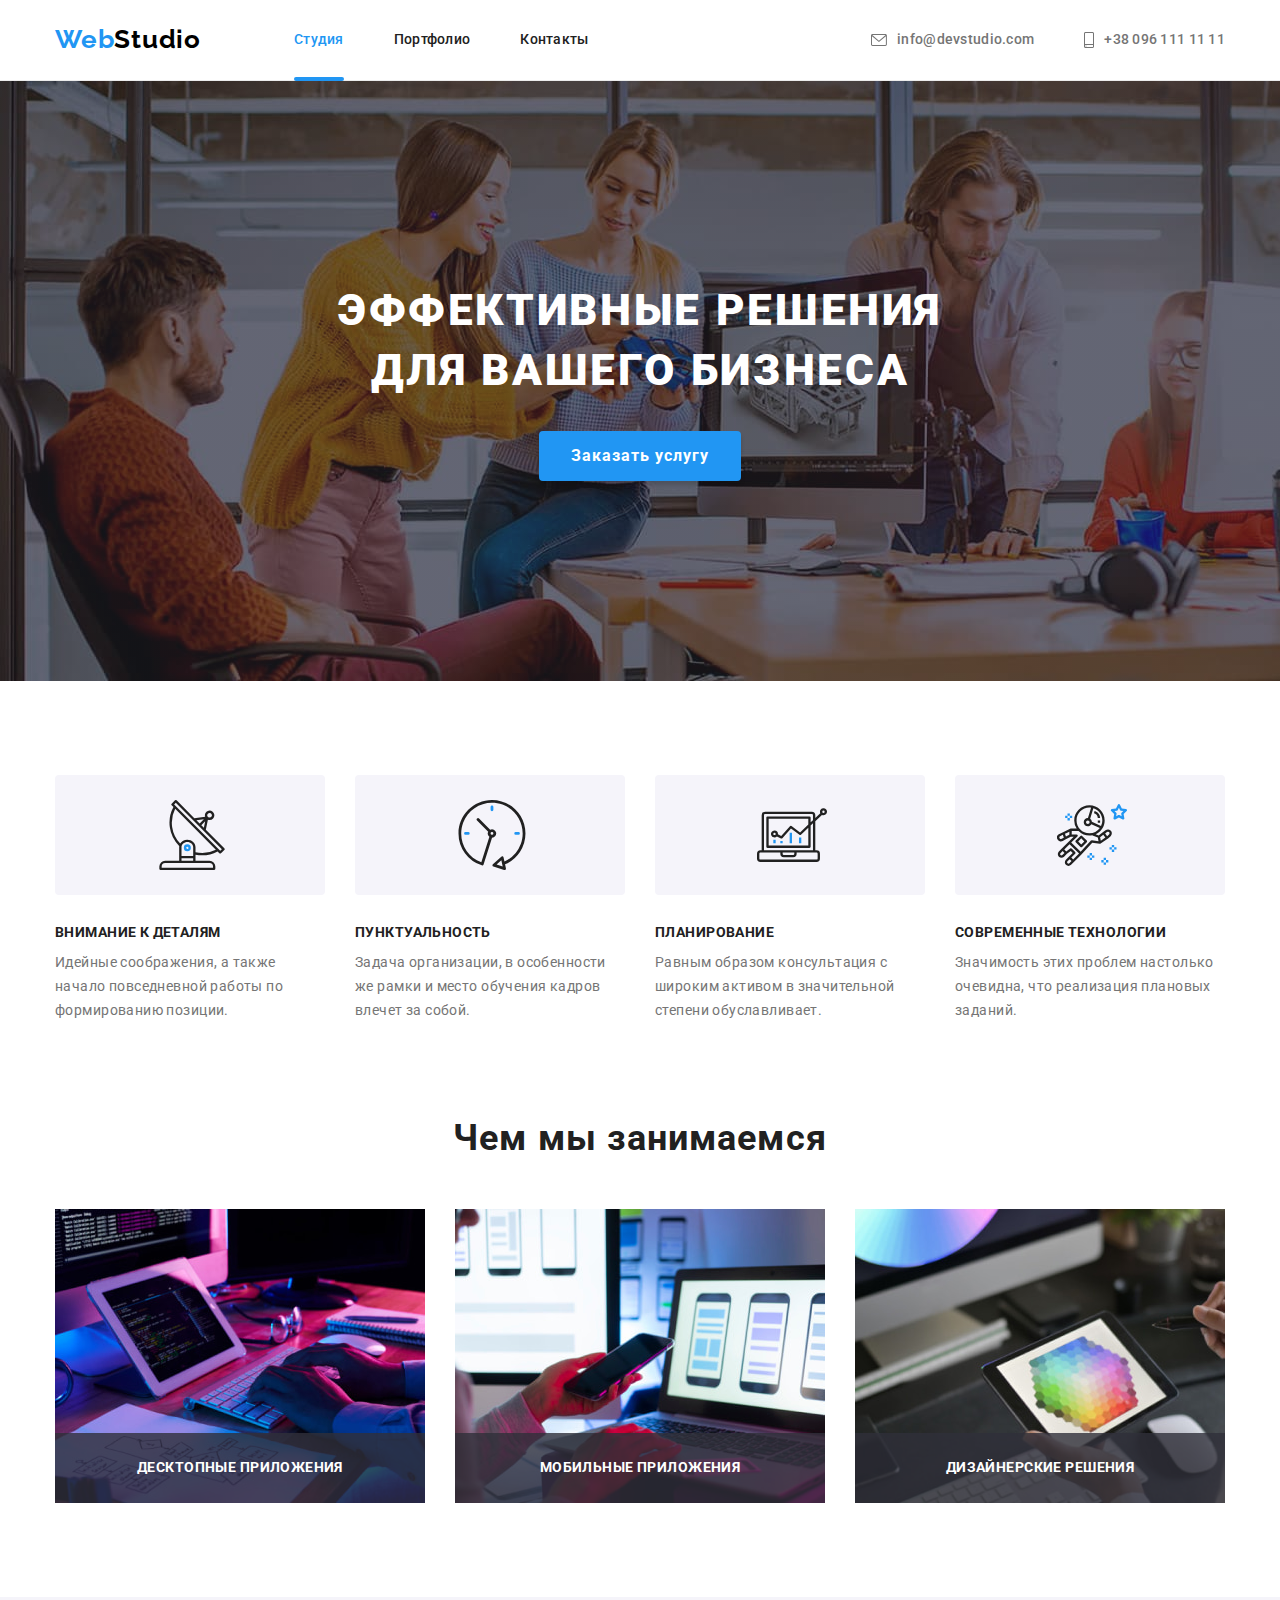
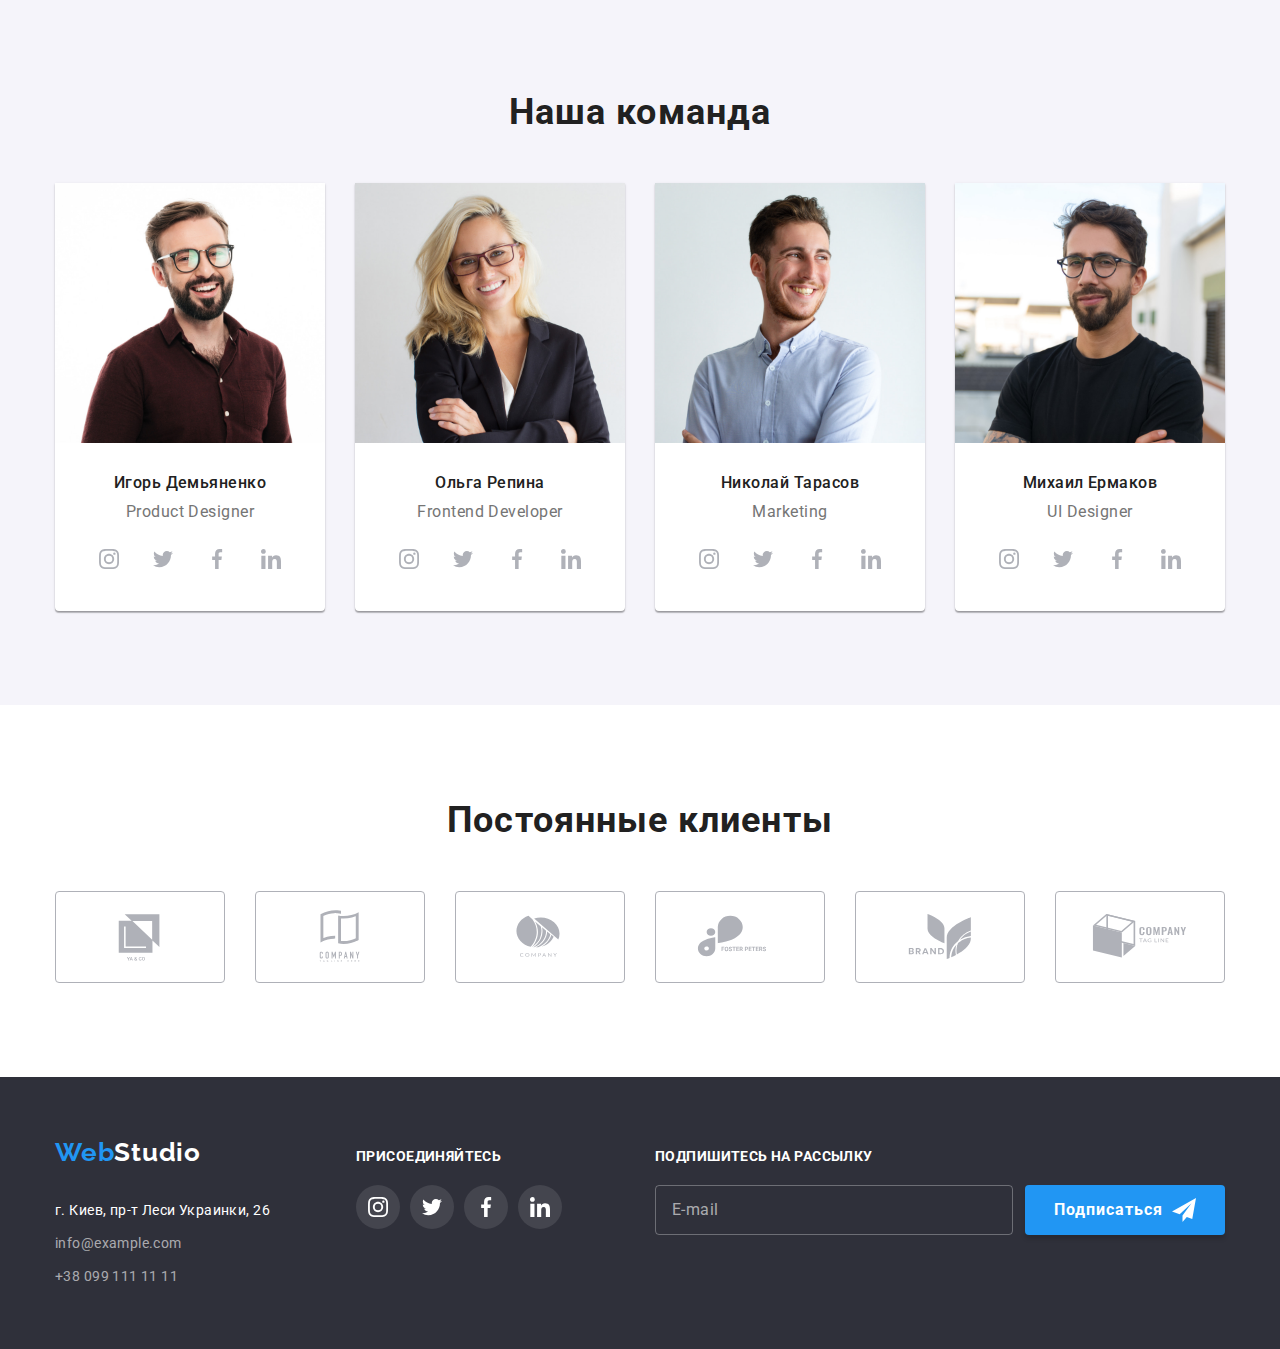
<file: index.html>
<!DOCTYPE html>
<html lang="ru">
  <head>
    <meta charset="UTF-8" />
    <meta http-equiv="X-UA-Compatible" content="IE=edge" />
    <meta name="viewport" content="width=device-width, initial-scale=1.0" />
    <title>WebStudio</title>
    <link rel="preconnect" href="https://fonts.googleapis.com" />
    <link rel="preconnect" href="https://fonts.gstatic.com" crossorigin />
    <link
      href="https://fonts.googleapis.com/css2?family=Raleway:wght@700&family=Roboto:wght@400;500;700;900&display=swap"
      rel="stylesheet"
    />
    <link
      rel="stylesheet"
      href="https://cdn.jsdelivr.net/npm/modern-normalize@1.1.0/modern-normalize.min.css"
    />
    <link rel="stylesheet" href="./css/main.min.css" />
  </head>

  <body>
    <!-- Header -->
    <header class="header">
      <div class="container header__container">
        <nav class="nav">
          <a class="logo link" href="./index.html"
            >Web<span class="logo logo--primary">Studio</span></a
          >
          <ul class="nav__list list">
            <li class="nav__item">
              <a class="nav__link link current" href="./index.html">Студия</a>
            </li>
            <li class="nav__item">
              <a class="nav__link link" href="./portfolio.html">Портфолио</a>
            </li>
            <li class="nav__item"><a class="nav__link link" href="">Контакты</a></li>
          </ul>
        </nav>

        <ul class="contacts list">
          <li class="contacts__item">
            <a class="contacts__link link" href="mailto:info@devstudio.com">
              <svg class="contacts__icon" width="16" height="12">
                <use href="./images/icons.svg#icon-envelope"></use>
              </svg>
              info@devstudio.com</a
            >
          </li>
          <li class="contacts__item">
            <a class="contacts__link link" href="tel:+380961111111">
              <svg class="contacts__icon" width="10" height="16">
                <use href="./images/icons.svg#icon-smartphone"></use>
              </svg>
              +38 096 111 11 11</a
            >
          </li>
        </ul>
      </div>
    </header>

    <main>
      <!-- Hero -->
      <section class="hero hero__image">
        <div class="container">
          <h1 class="hero__title">Эффективные решения для вашего бизнеса</h1>
          <button class="hero__btn" type="button" data-modal-open>Заказать услугу</button>
          <div class="backdrop is-hidden" data-modal>
            <div class="hero-modal">
              <button class="close-btn" type="button" data-modal-close>
                <svg width="18" height="18">
                  <use href="./images/icons.svg#icon-close"></use>
                </svg>
              </button>
              <form class="modal-form">
                <h2 class="modal-form__title">Оставьте свои данные, мы вам перезвоним</h2>

                <label class="modal-form__field">
                  <span class="modal-form__label">Имя</span>
                  <span class="modal-form__icon--position">
                    <input class="modal-form__input" type="text" name="name" />
                    <svg class="modal-form__icon" width="18" height="18">
                      <use href="./images/icons.svg#icon-person"></use>
                    </svg>
                  </span>
                </label>

                <label class="modal-form__field">
                  <span class="modal-form__label">Телефон</span>
                  <span class="modal-form__icon--position">
                    <input class="modal-form__input" type="tel" name="phone" />
                    <svg class="modal-form__icon" width="18" height="18">
                      <use href="./images/icons.svg#icon-phone"></use>
                    </svg>
                  </span>
                </label>
                <label class="modal-form__field">
                  <span class="modal-form__label">Почта</span>
                  <span class="modal-form__icon--position">
                    <input class="modal-form__input" type="email" name="mail" />
                    <svg class="modal-form__icon" width="18" height="18">
                      <use href="./images/icons.svg#icon-email"></use>
                    </svg>
                  </span>
                </label>
                <label class="modal-form__field modal-form__field--margin">
                  <span class="modal-form__label">Комментарий</span>
                  <textarea
                    class="modal-form__textarea"
                    name="comment"
                    rows="5"
                    placeholder="Введите текст"
                  ></textarea>
                </label>

                <label class="check-box">
                  <span class="check-box__text">
                    Соглашаюсь с рассылкой и принимаю
                    <a class="check-box__link link" href="">Условия договора</a>
                  </span>
                  <input class="check-box__input" type="checkbox" name="agree" />
                  <svg class="check-box__icon" width="16" height="15">
                    <use href="./images/icons.svg#icon-check"></use>
                  </svg>
                </label>
                <button class="modal-form__btn" type="submit">Отправить</button>
              </form>
            </div>
          </div>
        </div>
      </section>

      <!--Особенности  -->
      <section class="section">
        <div class="container">
          <h2 class="visually-hidden">Особенности</h2>
          <ul class="advantages list">
            <li class="advantages__item">
              <div class="advantages__icon">
                <svg width="70" height="70">
                  <use href="./images/icons.svg#icon-antenna"></use>
                </svg>
              </div>
              <h3 class="advantages__title">Внимание к деталям</h3>
              <p class="advantages__text">
                Идейные соображения, а также начало повседневной работы по формированию позиции.
              </p>
            </li>
            <li class="advantages__item">
              <div class="advantages__icon">
                <svg width="70" height="70">
                  <use href="./images/icons.svg#icon-clock"></use>
                </svg>
              </div>
              <h3 class="advantages__title">Пунктуальность</h3>
              <p class="advantages__text">
                Задача организации, в особенности же рамки и место обучения кадров влечет за собой.
              </p>
            </li>
            <li class="advantages__item">
              <div class="advantages__icon">
                <svg width="70" height="70">
                  <use href="./images/icons.svg#icon-diagram"></use>
                </svg>
              </div>
              <h3 class="advantages__title">Планирование</h3>
              <p class="advantages__text">
                Равным образом консультация с широким активом в значительной степени обуславливает.
              </p>
            </li>
            <li class="advantages__item">
              <div class="advantages__icon">
                <svg width="70" height="70">
                  <use href="./images/icons.svg#icon-astronaut"></use>
                </svg>
              </div>
              <h3 class="advantages__title">Современные технологии</h3>
              <p class="advantages__text">
                Значимость этих проблем настолько очевидна, что реализация плановых заданий.
              </p>
            </li>
          </ul>
        </div>
      </section>

      <!-- Чем мы занимаемся -->
      <section class="work">
        <div class="container">
          <h2 class="work__title">Чем мы занимаемся</h2>
          <ul class="work__list list">
            <li class="work__item">
              <img src="./images/computer.jpg" alt="Вёрстка" width="370" height="294" />
              <p class="work__text">Десктопные приложения</p>
            </li>
            <li class="work__item">
              <img
                src="./images/smartphone.jpg"
                alt="Разработка приложений"
                width="370"
                height="294"
              />
              <p class="work__text">Мобильные приложения</p>
            </li>
            <li class="work__item">
              <img src="./images/laptop.jpg" alt="Дизайн" width="370" height="294" />
              <p class="work__text">Дизайнерские решения</p>
            </li>
          </ul>
        </div>
      </section>

      <!-- Наша команда -->
      <section class="section team__section">
        <div class="container">
          <h2 class="team__title">Наша команда</h2>
          <ul class="team__list list">
            <li class="team__item">
              <img
                src="./images/our-team/igor.jpg"
                alt="Игорь Демьяненко"
                width="270"
                height="260"
              />
              <h3 class="team__member">Игорь Демьяненко</h3>
              <p class="team__position">Product Designer</p>
              <ul class="social-list list">
                <li class="social-list__item">
                  <a class="social-list__link link" href="" aria-label="Instagram">
                    <svg width="20" height="20">
                      <use href="./images/icons.svg#icon-instagram"></use>
                    </svg>
                  </a>
                </li>
                <li class="social-list__item">
                  <a class="social-list__link link" href="" aria-label="Twitter">
                    <svg width="20" height="20">
                      <use href="./images/icons.svg#icon-twitter"></use>
                    </svg>
                  </a>
                </li>
                <li class="social-list__item">
                  <a class="social-list__link link" href="" aria-label="Facebook">
                    <svg width="20" height="20">
                      <use href="./images/icons.svg#icon-facebook"></use>
                    </svg>
                  </a>
                </li>
                <li class="social-list__item">
                  <a class="social-list__link link" href="" aria-label="Linkedin">
                    <svg width="20" height="20">
                      <use href="./images/icons.svg#icon-linkedin"></use>
                    </svg>
                  </a>
                </li>
              </ul>
            </li>
            <li class="team__item">
              <img src="./images/our-team/olga.jpg" alt="Ольга Репина" width="270" height="260" />
              <h3 class="team__member">Ольга Репина</h3>
              <p class="team__position">Frontend Developer</p>
              <ul class="social-list list">
                <li class="social-list__item">
                  <a class="social-list__link link" href="" aria-label="Instagram">
                    <svg width="20" height="20">
                      <use href="./images/icons.svg#icon-instagram"></use>
                    </svg>
                  </a>
                </li>
                <li class="social-list__item">
                  <a class="social-list__link link" href="" aria-label="Twitter">
                    <svg width="20" height="20">
                      <use href="./images/icons.svg#icon-twitter"></use>
                    </svg>
                  </a>
                </li>
                <li class="social-list__item">
                  <a class="social-list__link link" href="" aria-label="Facebook">
                    <svg width="20" height="20">
                      <use href="./images/icons.svg#icon-facebook"></use>
                    </svg>
                  </a>
                </li>
                <li class="social-list__item">
                  <a class="social-list__link link" href="" aria-label="Linkedin">
                    <svg width="20" height="20">
                      <use href="./images/icons.svg#icon-linkedin"></use>
                    </svg>
                  </a>
                </li>
              </ul>
            </li>
            <li class="team__item">
              <img
                src="./images/our-team/nikolay.jpg"
                alt="Николай Тарасов"
                width="270"
                height="260"
              />
              <h3 class="team__member">Николай Тарасов</h3>
              <p class="team__position">Marketing</p>
              <ul class="social-list list">
                <li class="social-list__item">
                  <a class="social-list__link link" href="" aria-label="Instagram">
                    <svg width="20" height="20">
                      <use href="./images/icons.svg#icon-instagram"></use>
                    </svg>
                  </a>
                </li>
                <li class="social-list__item">
                  <a class="social-list__link link" href="" aria-label="Twitter">
                    <svg width="20" height="20">
                      <use href="./images/icons.svg#icon-twitter"></use>
                    </svg>
                  </a>
                </li>
                <li class="social-list__item">
                  <a class="social-list__link link" href="" aria-label="Facebook">
                    <svg width="20" height="20">
                      <use href="./images/icons.svg#icon-facebook"></use>
                    </svg>
                  </a>
                </li>
                <li class="social-list__item">
                  <a class="social-list__link link" href="" aria-label="Linkedin">
                    <svg width="20" height="20">
                      <use href="./images/icons.svg#icon-linkedin"></use>
                    </svg>
                  </a>
                </li>
              </ul>
            </li>
            <li class="team__item">
              <img
                src="./images/our-team/mihail.jpg"
                alt="Михаил Ермаков"
                width="270"
                height="260"
              />
              <h3 class="team__member">Михаил Ермаков</h3>
              <p class="team__position">UI Designer</p>
              <ul class="social-list list">
                <li class="social-list__item">
                  <a class="social-list__link link" href="" aria-label="Instagram">
                    <svg width="20" height="20">
                      <use href="./images/icons.svg#icon-instagram"></use>
                    </svg>
                  </a>
                </li>
                <li class="social-list__item">
                  <a class="social-list__link link" href="" aria-label="Twitter">
                    <svg width="20" height="20">
                      <use href="./images/icons.svg#icon-twitter"></use>
                    </svg>
                  </a>
                </li>
                <li class="social-list__item">
                  <a class="social-list__link link" href="" aria-label="Facebook">
                    <svg width="20" height="20">
                      <use href="./images/icons.svg#icon-facebook"></use>
                    </svg>
                  </a>
                </li>
                <li class="social-list__item">
                  <a class="social-list__link link" href="" aria-label="Linkedin">
                    <svg width="20" height="20">
                      <use href="./images/icons.svg#icon-linkedin"></use>
                    </svg>
                  </a>
                </li>
              </ul>
            </li>
          </ul>
        </div>
      </section>

      <!-- Постоянные клиенты -->
      <section class="section">
        <div class="container">
          <h2 class="client__title">Постоянные клиенты</h2>
          <ul class="client__list list">
            <li class="client__item">
              <a class="client__link link" href="">
                <svg width="106" height="60">
                  <use href="./images/icons.svg#icon-Logo"></use>
                </svg>
              </a>
            </li>
            <li class="client__item">
              <a class="client__link link" href="">
                <svg width="106" height="60">
                  <use href="./images/icons.svg#icon-Logo-1"></use>
                </svg>
              </a>
            </li>
            <li class="client__item">
              <a class="client__link link" href="">
                <svg width="106" height="60">
                  <use href="./images/icons.svg#icon-Logo-2"></use>
                </svg>
              </a>
            </li>
            <li class="client__item">
              <a class="client__link link" href="">
                <svg width="106" height="60">
                  <use href="./images/icons.svg#icon-Logo-3"></use>
                </svg>
              </a>
            </li>
            <li class="client__item">
              <a class="client__link link" href="">
                <svg width="106" height="60">
                  <use href="./images/icons.svg#icon-Logo-4"></use>
                </svg>
              </a>
            </li>
            <li class="client__item">
              <a class="client__link link" href="">
                <svg width="106" height="60">
                  <use href="./images/icons.svg#icon-Logo-5"></use>
                </svg>
              </a>
            </li>
          </ul>
        </div>
      </section>
    </main>

    <footer class="footer">
      <div class="container footer__container">
        <div>
          <a class="logo link" href="/index.html"
            >Web<span class="logo logo--secondary">Studio</span></a
          >
          <address class="adress">
            <ul class="list">
              <li class="adress__item">
                <a class="adress__link link" href="https://goo.gl/maps/j2nnSXGD3ZRQ95yC8"
                  >г. Киев, пр-т Леси Украинки, 26</a
                >
              </li>
              <li class="adress__item">
                <a class="adress__contact link" href="mailto:info@example.com">info@example.com</a>
              </li>
              <li class="adress__item">
                <a class="adress__contact link" href="tel:+380991111111">+38 099 111 11 11</a>
              </li>
            </ul>
          </address>
        </div>

        <div>
          <b class="footer__title">присоединяйтесь</b>
          <ul class="social-list footer__social-list list">
            <li class="social-list__item">
              <a
                class="social-list__link social-list__link--fill link"
                href=""
                aria-label="Instagram"
              >
                <svg width="20" height="20">
                  <use href="./images/icons.svg#icon-instagram"></use>
                </svg>
              </a>
            </li>
            <li class="social-list__item">
              <a
                class="social-list__link social-list__link--fill link"
                href=""
                aria-label="Twitter"
              >
                <svg width="20" height="20">
                  <use href="./images/icons.svg#icon-twitter"></use>
                </svg>
              </a>
            </li>
            <li class="social-list__item">
              <a
                class="social-list__link social-list__link--fill link"
                href=""
                aria-label="Facebook"
              >
                <svg width="20" height="20">
                  <use href="./images/icons.svg#icon-facebook"></use>
                </svg>
              </a>
            </li>
            <li class="social-list__item">
              <a
                class="social-list__link social-list__link--fill link"
                href=""
                aria-label="Linkedin"
              >
                <svg width="20" height="20">
                  <use href="./images/icons.svg#icon-linkedin"></use>
                </svg>
              </a>
            </li>
          </ul>
        </div>

        <div>
          <b class="footer__title">Подпишитесь на рассылку</b>
          <form class="footer-form">
            <input class="footer-form__input" type="email" name="email" placeholder="E-mail" />

            <button class="footer__btn" type="submit">
              Подписаться
              <svg width="24" height="24">
                <use href="./images/icons.svg#icon-send"></use>
              </svg>
            </button>
          </form>
        </div>
      </div>
    </footer>
    <script src="./js/modal.js"></script>
  </body>
</html>
</file>
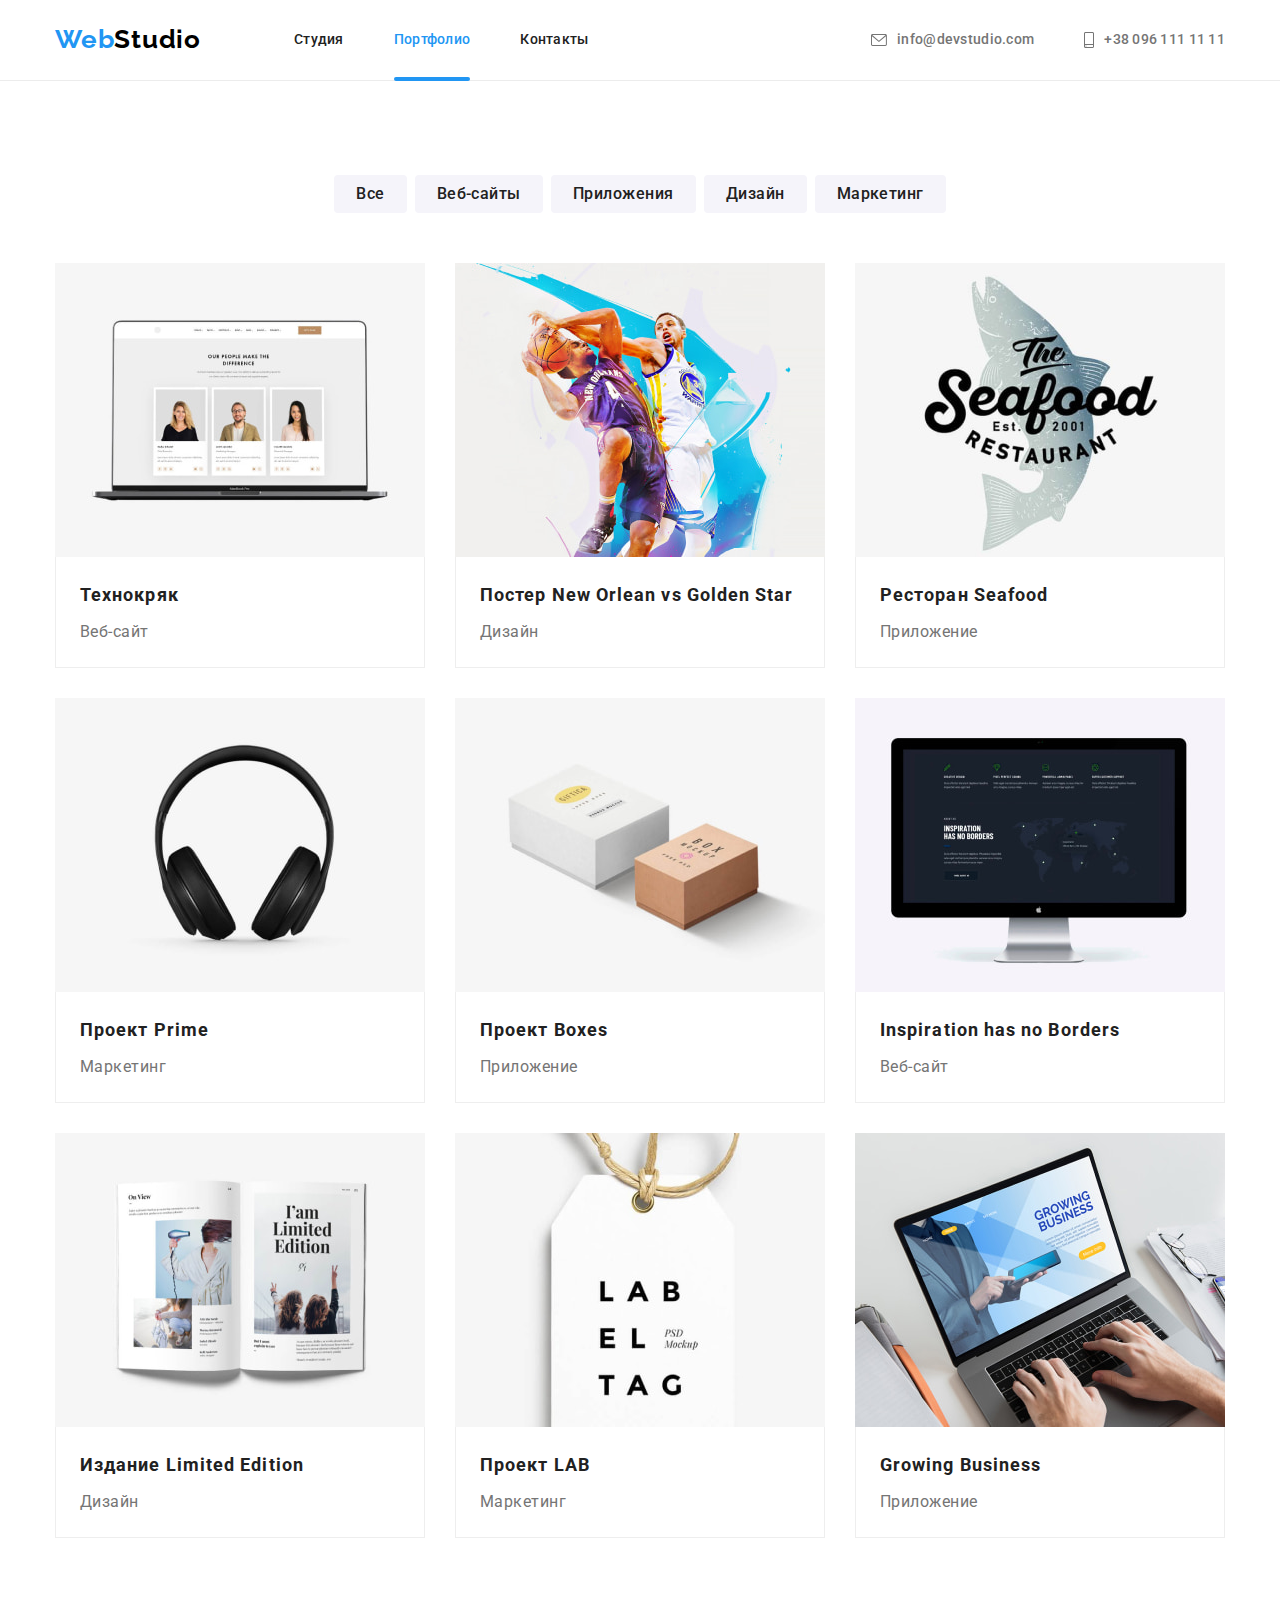
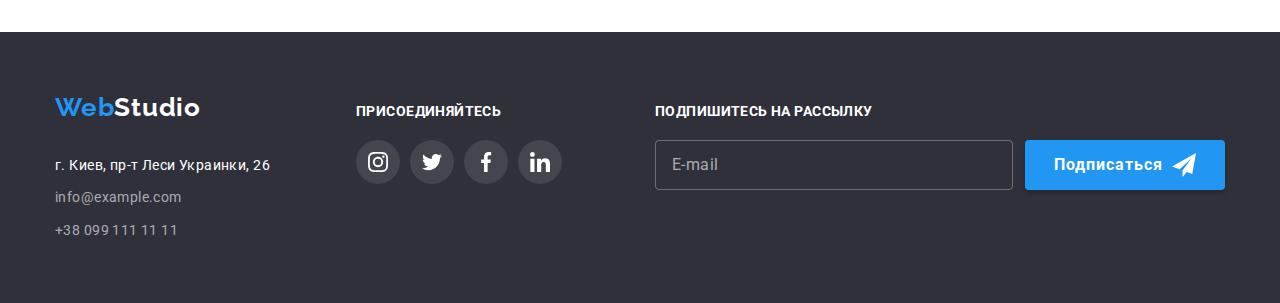
<file: portfolio.html>
<!DOCTYPE html>
<html lang="ru">
  <head>
    <meta charset="UTF-8" />
    <meta http-equiv="X-UA-Compatible" content="IE=edge" />
    <meta name="viewport" content="width=device-width, initial-scale=1.0" />
    <title>Portfolio</title>
    <link rel="preconnect" href="https://fonts.googleapis.com" />
    <link rel="preconnect" href="https://fonts.gstatic.com" crossorigin />
    <link
      href="https://fonts.googleapis.com/css2?family=Raleway:wght@700&family=Roboto:wght@400;500;700;900&display=swap"
      rel="stylesheet"
    />
    <link
      rel="stylesheet"
      href="https://cdn.jsdelivr.net/npm/modern-normalize@1.1.0/modern-normalize.min.css"
    />
    <link rel="stylesheet" href="./css/main.min.css" />
  </head>

  <body>
    <!-- Header -->
    <header class="header">
      <div class="container header__container">
        <nav class="nav">
          <a class="logo link" href="./index.html"
            >Web<span class="logo logo--primary">Studio</span></a
          >
          <ul class="nav__list list">
            <li class="nav__item"><a class="nav__link link" href="./index.html">Студия</a></li>
            <li class="nav__item">
              <a class="nav__link link current" href="./portfolio.html">Портфолио</a>
            </li>
            <li class="nav__item"><a class="nav__link link" href="">Контакты</a></li>
          </ul>
        </nav>

        <ul class="contacts list">
          <li class="contacts__item">
            <a class="contacts__link link" href="mailto:info@devstudio.com">
              <svg class="contacts__icon" width="16" height="12">
                <use href="./images/icons.svg#icon-envelope"></use>
              </svg>
              info@devstudio.com</a
            >
          </li>
          <li class="contacts__item">
            <a class="contacts__link link" href="tel:+380961111111">
              <svg class="contacts__icon" width="10" height="16">
                <use href="./images/icons.svg#icon-smartphone"></use>
              </svg>
              +38 096 111 11 11</a
            >
          </li>
        </ul>
      </div>
    </header>

    <main>
      <!--  Примеры проэктов-->
      <section class="section">
        <div class="container">
          <h1 class="visually-hidden">Наши проэкты</h1>
          <ul class="projects list">
            <li class="projects__item"><button class="projects__btn" type="button">Все</button></li>
            <li class="projects__item">
              <button class="projects__btn" type="button">Веб-сайты</button>
            </li>
            <li class="projects__item">
              <button class="projects__btn" type="button">Приложения</button>
            </li>
            <li class="projects__item">
              <button class="projects__btn" type="button">Дизайн</button>
            </li>
            <li class="projects__item">
              <button class="projects__btn" type="button">Маркетинг</button>
            </li>
          </ul>

          <ul class="card-set list">
            <li class="card-set__item">
              <a class="link" href="">
                <div class="card-set__thumb">
                  <img
                    src="./images/portfolio/tehnokryk.jpg"
                    alt="Страница Вэб сайта открыта на ноутбуке"
                    width="370"
                    height="294"
                  />
                  <div class="card-set__overlay">
                    <p class="card-set__text">
                      Ресурс предлагает комплексные предложения с разным уровнем функционала и
                      сервисов. Все это позволит посетителю получить исчерпывающие сведения
                      о&nbspкомпании или частном лице.
                    </p>
                  </div>
                </div>

                <div class="card-set__content">
                  <h2 class="card-set__title">Технокряк</h2>
                  <p class="card-set__name">Веб-сайт</p>
                </div>
              </a>
            </li>
            <li class="card-set__item">
              <a class="link" href="">
                <div class="card-set__thumb">
                  <img
                    src="./images/portfolio/golden-star.jpg"
                    alt="Два человека играют в баскетбол"
                    width="370"
                    height="294"
                  />
                  <div class="card-set__overlay">
                    <p class="card-set__text">
                      Ресурс предлагает комплексные предложения с разным уровнем функционала и
                      сервисов. Все это позволит посетителю получить исчерпывающие сведения
                      о&nbspкомпании или частном лице.
                    </p>
                  </div>
                </div>
                <div class="card-set__content">
                  <h2 class="card-set__title">Постер New Orlean vs Golden Star</h2>
                  <p class="card-set__name">Дизайн</p>
                </div>
              </a>
            </li>
            <li class="card-set__item">
              <a class="link" href="">
                <div class="card-set__thumb">
                  <img
                    src="./images/portfolio/sea-food.jpg"
                    alt="Баннер ресторана"
                    width="370"
                    height="294"
                  />
                  <div class="card-set__overlay">
                    <p class="card-set__text">
                      Ресурс предлагает комплексные предложения с разным уровнем функционала и
                      сервисов. Все это позволит посетителю получить исчерпывающие сведения
                      о&nbspкомпании или частном лице.
                    </p>
                  </div>
                </div>
                <div class="card-set__content">
                  <h2 class="card-set__title">Ресторан Seafood</h2>
                  <p class="card-set__name">Приложение</p>
                </div>
              </a>
            </li>
            <li class="card-set__item">
              <a class="link" href="">
                <div class="card-set__thumb">
                  <img src="./images/portfolio/prime.jpg" alt="Наушники" width="370" height="294" />
                  <div class="card-set__overlay">
                    <p class="card-set__text">
                      Ресурс предлагает комплексные предложения с разным уровнем функционала и
                      сервисов. Все это позволит посетителю получить исчерпывающие сведения
                      о&nbspкомпании или частном лице.
                    </p>
                  </div>
                </div>
                <div class="card-set__content">
                  <h2 class="card-set__title">Проект Prime</h2>
                  <p class="card-set__name">Маркетинг</p>
                </div>
              </a>
            </li>
            <li class="card-set__item">
              <a class="link" href="">
                <div class="card-set__thumb">
                  <img
                    src="./images/portfolio/boxes.jpg"
                    alt="Две коробки"
                    width="370"
                    height="294"
                  />
                  <div class="card-set__overlay">
                    <p class="card-set__text">
                      Ресурс предлагает комплексные предложения с разным уровнем функционала и
                      сервисов. Все это позволит посетителю получить исчерпывающие сведения
                      о&nbspкомпании или частном лице.
                    </p>
                  </div>
                </div>
                <div class="card-set__content">
                  <h2 class="card-set__title">Проект Boxes</h2>
                  <p class="card-set__name">Приложение</p>
                </div>
              </a>
            </li>
            <li class="card-set__item">
              <a class="link" href="">
                <div class="card-set__thumb">
                  <img
                    src="./images/portfolio/borders.jpg"
                    alt="Изображение карты на мониторе"
                    width="370"
                    height="294"
                  />
                  <div class="card-set__overlay">
                    <p class="card-set__text">
                      Ресурс предлагает комплексные предложения с разным уровнем функционала и
                      сервисов. Все это позволит посетителю получить исчерпывающие сведения
                      о&nbspкомпании или частном лице.
                    </p>
                  </div>
                </div>
                <div class="card-set__content">
                  <h2 class="card-set__title">Inspiration has no Borders</h2>
                  <p class="card-set__name">Веб-сайт</p>
                </div>
              </a>
            </li>
            <li class="card-set__item">
              <a class="link" href="">
                <div class="card-set__thumb">
                  <img
                    src="./images/portfolio/edition.jpg"
                    alt="Открытая книга"
                    width="370"
                    height="294"
                  />
                  <div class="card-set__overlay">
                    <p class="card-set__text">
                      Ресурс предлагает комплексные предложения с разным уровнем функционала и
                      сервисов. Все это позволит посетителю получить исчерпывающие сведения
                      о&nbspкомпании или частном лице.
                    </p>
                  </div>
                </div>
                <div class="card-set__content">
                  <h2 class="card-set__title">Издание Limited Edition</h2>
                  <p class="card-set__name">Дизайн</p>
                </div>
              </a>
            </li>
            <li class="card-set__item">
              <a class="link" href="">
                <div class="card-set__thumb">
                  <img src="./images/portfolio/lab.jpg" alt="Ярлык" width="370" height="294" />
                  <div class="card-set__overlay">
                    <p class="card-set__text">
                      Ресурс предлагает комплексные предложения с разным уровнем функционала и
                      сервисов. Все это позволит посетителю получить исчерпывающие сведения
                      о&nbspкомпании или частном лице.
                    </p>
                  </div>
                </div>
                <div class="card-set__content">
                  <h2 class="card-set__title">Проект LAB</h2>
                  <p class="card-set__name">Маркетинг</p>
                </div>
              </a>
            </li>
            <li class="card-set__item">
              <a class="link" href="">
                <div class="card-set__thumb">
                  <img
                    src="./images/portfolio/business.jpg"
                    alt="Человек работает за ноутбуком"
                    width="370"
                    height="294"
                  />
                  <div class="card-set__overlay">
                    <p class="card-set__text">
                      Ресурс предлагает комплексные предложения с разным уровнем функционала и
                      сервисов. Все это позволит посетителю получить исчерпывающие сведения
                      о&nbspкомпании или частном лице.
                    </p>
                  </div>
                </div>
                <div class="card-set__content">
                  <h2 class="card-set__title">Growing Business</h2>
                  <p class="card-set__name">Приложение</p>
                </div>
              </a>
            </li>
          </ul>
        </div>
      </section>
    </main>

    <footer class="footer">
      <div class="container footer__container">
        <div>
          <a class="logo link" href="/index.html"
            >Web<span class="logo logo--secondary">Studio</span></a
          >
          <address class="adress">
            <ul class="list">
              <li class="adress__item">
                <a class="adress__link link" href="https://goo.gl/maps/j2nnSXGD3ZRQ95yC8"
                  >г. Киев, пр-т Леси Украинки, 26</a
                >
              </li>
              <li class="adress__item">
                <a class="adress__contact link" href="mailto:info@example.com">info@example.com</a>
              </li>
              <li class="adress__item">
                <a class="adress__contact link" href="tel:+380991111111">+38 099 111 11 11</a>
              </li>
            </ul>
          </address>
        </div>

        <div>
          <b class="footer__title">присоединяйтесь</b>
          <ul class="social-list footer__social-list list">
            <li class="social-list__item">
              <a
                class="social-list__link social-list__link--fill link"
                href=""
                aria-label="Instagram"
              >
                <svg width="20" height="20">
                  <use href="./images/icons.svg#icon-instagram"></use>
                </svg>
              </a>
            </li>
            <li class="social-list__item">
              <a
                class="social-list__link social-list__link--fill link"
                href=""
                aria-label="Twitter"
              >
                <svg width="20" height="20">
                  <use href="./images/icons.svg#icon-twitter"></use>
                </svg>
              </a>
            </li>
            <li class="social-list__item">
              <a
                class="social-list__link social-list__link--fill link"
                href=""
                aria-label="Facebook"
              >
                <svg width="20" height="20">
                  <use href="./images/icons.svg#icon-facebook"></use>
                </svg>
              </a>
            </li>
            <li class="social-list__item">
              <a
                class="social-list__link social-list__link--fill link"
                href=""
                aria-label="Linkedin"
              >
                <svg width="20" height="20">
                  <use href="./images/icons.svg#icon-linkedin"></use>
                </svg>
              </a>
            </li>
          </ul>
        </div>

        <div>
          <b class="footer__title">Подпишитесь на рассылку</b>
          <form class="footer-form">
            <input class="footer-form__input" type="email" name="email" placeholder="E-mail" />

            <button class="footer__btn" type="submit">
              Подписаться
              <svg width="24" height="24">
                <use href="./images/icons.svg#icon-send"></use>
              </svg>
            </button>
          </form>
        </div>
      </div>
    </footer>
  </body>
</html>
</file>
<file: css/main.min.css>
:root{--main-font: 'Roboto', sans-serif;--secondare-font: 'Raleway', sans-serif;--main-text: #212121;--akcent-text: #2196f3;--secondary-text: #757575;--footer-bg: #2f303a;--main-logo: #2196f3;--primary-logo: #000000;--secondary-logo: #ffffff;--svg-color: #afb1b8;--svg-akcent: #2196f3;--cubic: 250ms cubic-bezier(0.4, 0, 0.2, 1)}.visually-hidden{position:absolute;width:1px;height:1px;margin:-1px;border:0;padding:0;clip:rect(0 0 0 0);overflow:hidden}h1,h2,h3,h4,p{margin-top:0;margin-bottom:0}.list{padding-left:0;margin-top:0;margin-bottom:0;list-style:none}.link{text-decoration:none;outline:none}body{font-family:var(--main-font);font-size:14px;line-height:1.71;letter-spacing:0.03em;color:#212121;background:#ffffff}img{display:block;max-width:100%;height:auto}.section{width:100%;padding-top:94px;padding-bottom:94px}.hero__btn,.modal-form__btn,.footer__btn{display:flex;justify-content:center;align-items:center;min-width:200px;font-weight:700;font-size:16px;line-height:1.88;letter-spacing:0.06em;color:#ffffff;cursor:pointer;background-color:var(--akcent-text);box-shadow:0px 4px 4px rgba(0,0,0,0.15);border-radius:4px;border:transparent;outline:none;transition:background-color var(--cubic)}.container{width:1200px;padding-left:15px;padding-right:15px;margin-left:auto;margin-right:auto}.logo{padding-top:24px;font-family:var(--secondare-font);font-weight:700;font-size:26px;line-height:1.19;letter-spacing:0.03em;color:var(--main-logo)}.logo--primary{color:var(--primary-logo)}.logo--secondary{color:var(--secondary-logo)}.header{background-color:#ffffff;border-bottom:1px solid #ececec}.header__container{display:flex;align-items:center}.nav{display:flex}.nav__list{display:flex;margin-left:93px}.nav__item:not(:last-child){margin-right:50px}.nav__link{display:block;padding-top:32px;padding-bottom:32px;font-weight:500;font-size:14px;line-height:1.14;letter-spacing:0.02em;color:var(--main-text);transition:color var(--cubic)}.nav__link:hover,.nav__link:focus{color:var(--akcent-text)}.nav__link.current{position:relative;color:var(--akcent-text)}.current::after{content:'';position:absolute;left:0;bottom:-1px;display:block;width:100%;height:4px;background-color:var(--akcent-text);border-radius:2px}.contacts{display:flex;margin-left:auto}.contacts__item:not(:last-child){margin-right:50px}.contacts__link{display:flex;align-items:center;padding-top:32px;padding-bottom:32px;transition:color var(--cubic);font-weight:500;font-size:14px;line-height:1.14;letter-spacing:0.02em;color:var(--secondary-text)}.contacts__link:hover,.contacts__link:focus{color:var(--akcent-text)}.contacts__icon{margin-right:10px;fill:currentColor}.hero{padding-top:200px;padding-bottom:200px}.hero__image{max-width:1600px;height:600px;margin-left:auto;margin-right:auto;background-color:#c4c4c4;background-image:linear-gradient(to right, rgba(47,48,58,0.4), rgba(47,48,58,0.4)),url("../images/bg-hero.jpg");background-repeat:no-repeat}.hero__title{margin-left:auto;margin-right:auto;max-width:696px;margin-bottom:30px;font-weight:900;font-size:44px;text-align:center;line-height:1.36;letter-spacing:0.06em;text-transform:uppercase;color:#ffffff}.hero__btn{margin-right:auto;margin-left:auto;padding:10px 32px}.backdrop{position:fixed;top:0;left:0;width:100%;height:100%;background:rgba(0,0,0,0.2);opacity:1;transition:opacity var(--cubic),visibility var(--cubic)}.backdrop.is-hidden{visibility:hidden;opacity:0;pointer-events:none}.backdrop.is-hidden .modal{transform:translate(-50%, -50%) scale(0.5);opacity:0}.hero-modal{position:absolute;top:50%;left:50%;transform:translate(-50%, -50%) scale(1);width:528px;height:581px;background-color:#ffffff;box-shadow:0px 1px 3px rgba(0,0,0,0.12),0px 1px 1px rgba(0,0,0,0.14),0px 2px 1px rgba(0,0,0,0.2);border-radius:4px;opacity:1;transition:transform 500ms cubic-bezier(0.4, 0, 0.2, 1),opacity 500ms cubic-bezier(0.4, 0, 0.2, 1)}.close-btn{position:absolute;top:8px;right:8px;display:flex;align-items:center;width:30px;height:30px;background:#ffffff;border:1px solid rgba(0,0,0,0.1);border-radius:50%;outline:none;cursor:pointer;transition:fill var(--cubic)}.close-btn:hover,.close-btn:focus{fill:var(--svg-akcent)}.modal-form{padding:40px}.modal-form__title{margin-bottom:12px;font-weight:700;font-size:20px;line-height:1.15;letter-spacing:0.03em;color:var(--main-text)}.modal-form__field{display:flex;flex-direction:column;margin-bottom:10px}.modal-form__label{margin-bottom:4px;font-weight:400;font-size:12px;line-height:1.17;letter-spacing:0.01em;color:var(--secondary-text)}.modal-form__icon--position{position:relative}.modal-form__input{width:100%;height:40px;padding-left:42px;border:1px solid rgba(33,33,33,0.2);border-radius:4px;outline:transparent;transition:border-color var(--cubic)}.modal-form__input:hover,.modal-form__input:focus{border-color:var(--svg-akcent)}.modal-form__icon{position:absolute;top:50%;left:15px;transform:translateY(-50%);transition:fill var(--cubic)}.modal-form__input:hover ~ .modal-form__icon,.modal-form__input:focus ~ .modal-form__icon{fill:var(--svg-akcent)}.modal-form__field--margin{margin-bottom:20px}.modal-form__textarea{height:120px;padding:12px 16px;border:1px solid rgba(33,33,33,0.2);border-radius:4px;outline:transparent;resize:none;transition:border-color var(--cubic)}.modal-form__textarea:hover,.modal-form__textarea:focus{border-color:var(--svg-akcent)}.modal-form__textarea::placeholder{font-weight:400;font-size:12px;line-height:1.17;letter-spacing:0.01em;color:rgba(117,117,117,0.5)}.check-box{display:flex;align-items:center;margin-bottom:30px}.check-box__text{font-weight:400;margin-left:37px;font-size:14px;line-height:1.71;letter-spacing:0.03em;color:var(--secondary-text)}.check-box__link{position:relative;color:var(--akcent-text)}.check-box__link::after{content:'';position:absolute;left:0;bottom:1px;width:100%;height:1px;background-color:var(--akcent-text)}.check-box__input{position:absolute;width:1px;height:1px;overflow:hidden;clip:rect(0 0 0 0)}.check-box__icon{position:absolute;width:16px;height:15px;margin-left:12px;border:2px solid var(--main-text);border-radius:2px;transition:background-color var(--cubic)}.check-box__input:checked+.check-box__icon{background-color:var(--svg-akcent);border-color:var(--svg-akcent);background-origin:border-box}.modal-form__btn{margin-right:auto;margin-left:auto;padding:10px 55px}.modal-form__btn:hover,.modal-form__btn:focus{background-color:#188ce8}.advantages{display:flex}.advantages__title{margin-bottom:10px;font-weight:700;font-size:14px;line-height:1.14;letter-spacing:0.03em;text-transform:uppercase;color:var(--main-text)}.advantages__text{font-size:14px;line-height:1.71;letter-spacing:0.03em;color:var(--secondary-text)}.advantages__item{display:block;width:calc((100% - 90px) / 4)}.advantages__item:not(:last-child){margin-right:30px}.advantages__icon{display:block;height:120px;padding:25px 102px;margin-bottom:30px;background:#f5f4fa;border-radius:4px}.work{padding-bottom:94px}.work__title{font-weight:700;font-size:36px;line-height:1.17;text-align:center;letter-spacing:0.03em;color:var(--main-text)}.work__list{margin-top:50px;display:flex}.work__item{position:relative;max-width:370px;z-index:-1}.work__item:not(:last-child){margin-right:30px}.work__text{position:absolute;bottom:0;width:100%;height:70px;padding-top:27px;font-weight:700;font-size:14px;line-height:1.14;text-align:center;letter-spacing:0.03em;text-transform:uppercase;color:#ffffff;background:rgba(47,48,58,0.8)}.team__section{background-color:#f5f4fa}.team__title{margin-bottom:50px;font-weight:700;font-size:36px;line-height:1.17;text-align:center;letter-spacing:0.03em;color:var(--main-text)}.team__list{display:flex;margin-top:-30px;margin-left:-30px;align-items:center}.team__item{flex-basis:calc(100% / 4 - 30px);margin-top:30px;margin-left:30px;text-align:center;background-color:#ffffff;padding-bottom:30px;box-shadow:0px 1px 3px rgba(0,0,0,0.12),0px 1px 1px rgba(0,0,0,0.14),0px 2px 1px rgba(0,0,0,0.2);border-radius:0px 0px 4px 4px}.team__member{margin-top:30px;margin-bottom:10px;font-weight:500;font-size:16px;line-height:1.19;letter-spacing:0.03em;color:var(--main-text)}.team__position{margin-bottom:16px;font-size:16px;line-height:1.19;letter-spacing:0.03em;color:var(--secondary-text)}.social-list{display:flex;justify-content:center}.social-list__item:not(:last-child){margin-right:10px}.social-list__link{display:flex;justify-content:center;align-items:center;width:44px;height:44px;border-radius:50%;fill:var(--svg-color);transition:fill var(--cubic),background-color var(--cubic)}.social-list__link:hover,.social-list__link:focus{fill:#ffffff;background-color:var(--svg-akcent)}.client__title{margin-bottom:50px;font-weight:700;font-size:36px;line-height:1.17;text-align:center;letter-spacing:0.03em;color:var(--main-text)}.client__list{display:flex}.client__item:not(:last-child){margin-right:30px}.client__link{display:flex;justify-content:center;align-items:center;width:170px;height:92px;border:1px solid #afb1b8;box-sizing:border-box;border-radius:4px;fill:var(--svg-color);transition:fill var(--cubic),border-color var(--cubic)}.client__link:hover,.client__link:focus{fill:var(--svg-akcent);border-color:var(--svg-akcent)}.footer{padding-top:60px;padding-bottom:60px;background-color:var(--footer-bg)}.footer__container{display:flex;align-items:baseline}.adress{width:231px;margin-top:30px;margin-right:70px}.adress__item:not(:last-child){margin-bottom:9px}.adress__link{font-style:normal;font-size:14px;line-height:1.71;letter-spacing:0.03em;color:#ffffff}.adress__contact{font-style:normal;font-size:14px;line-height:1.71;letter-spacing:0.03em;color:rgba(255,255,255,0.6);transition:color var(--cubic)}.adress__contact:hover,.adress__contact:focus{color:var(--akcent-text)}.footer__title{display:block;margin-bottom:20px;font-weight:700;font-size:14px;line-height:1.14;letter-spacing:0.03em;text-transform:uppercase;color:#ffffff}.footer__social-list{margin-right:93px}.social-list__item:not(:last-child){margin-right:10px}.social-list__link--fill{fill:#ffffff;background:rgba(255,255,255,0.1)}.social-list__link--fill:hover,.social-list__link--fill:focus{background-color:var(--svg-akcent)}.footer-form{display:flex}.footer-form__input{margin-right:12px;width:358px;padding:15px 16px;border:1px solid rgba(255,255,255,0.3);border-radius:4px;outline:none;color:#ffffff;background-color:inherit}.footer-form__input::placeholder{font-weight:400;font-size:16px;line-height:1.25;letter-spacing:0.03em;color:rgba(255,255,255,0.6)}.footer__btn{display:flex;justify-content:space-between;padding:10px 29px}.projects{display:flex;margin-bottom:50px;justify-content:center}.projects__item:not(:last-child){margin-right:8px}.projects__btn{padding:6px 22px;font-family:var(--main-font);font-weight:500;font-size:16px;line-height:1.62;text-align:center;letter-spacing:0.03em;cursor:pointer;color:var(--main-text);background-color:#f5f4fa;border-radius:4px;border:transparent;outline:none;transition:color var(--cubic),background-color var(--cubic),box-shadow var(--cubic)}.projects__btn:hover,.projects__btn:focus{color:#ffffff;background-color:var(--akcent-text);box-shadow:0px 3px 1px rgba(0,0,0,0.1),0px 1px 2px rgba(0,0,0,0.08),0px 2px 2px rgba(0,0,0,0.12)}.card-set{display:flex;flex-wrap:wrap;margin-left:-30px;margin-top:-30px}.card-set__item{flex-basis:calc(100% / 3 - 30px);margin-left:30px;margin-top:30px;background-color:#ffffff;transition:box-shadow var(--cubic)}.card-set__item:hover,.card-set__item:focus{box-shadow:0px 1px 1px rgba(0,0,0,0.12),0px 4px 4px rgba(0,0,0,0.06),1px 4px 6px rgba(0,0,0,0.16)}.card-set__item:nth-child(3n){margin-right:0}.card-set__item:nth-last-child(-n+3){margin-bottom:0}.card-set__thumb{position:relative;overflow:hidden}.card-set__overlay{position:absolute;top:0;left:0;transform:translateY(100%);width:100%;height:100%;background-color:rgba(33,150,243,0.9);transition:transform var(--cubic)}.card-set__item:hover .card-set__overlay{transform:translateY(0)}.card-set__text{padding:63px 24px;font-weight:400;font-size:18px;line-height:1.56;letter-spacing:0.03em;color:#ffffff}.card-set__content{padding:20px 24px;border:1px solid #eeeeee;border-top:none}.card-set__title{margin-bottom:4px;font-weight:700;font-size:18px;line-height:2;letter-spacing:0.06em;color:var(--main-text)}.card-set__name{font-size:16px;line-height:1.87;letter-spacing:0.03em;color:#757575}
/*# sourceMappingURL=main.min.css.map */
</file>
